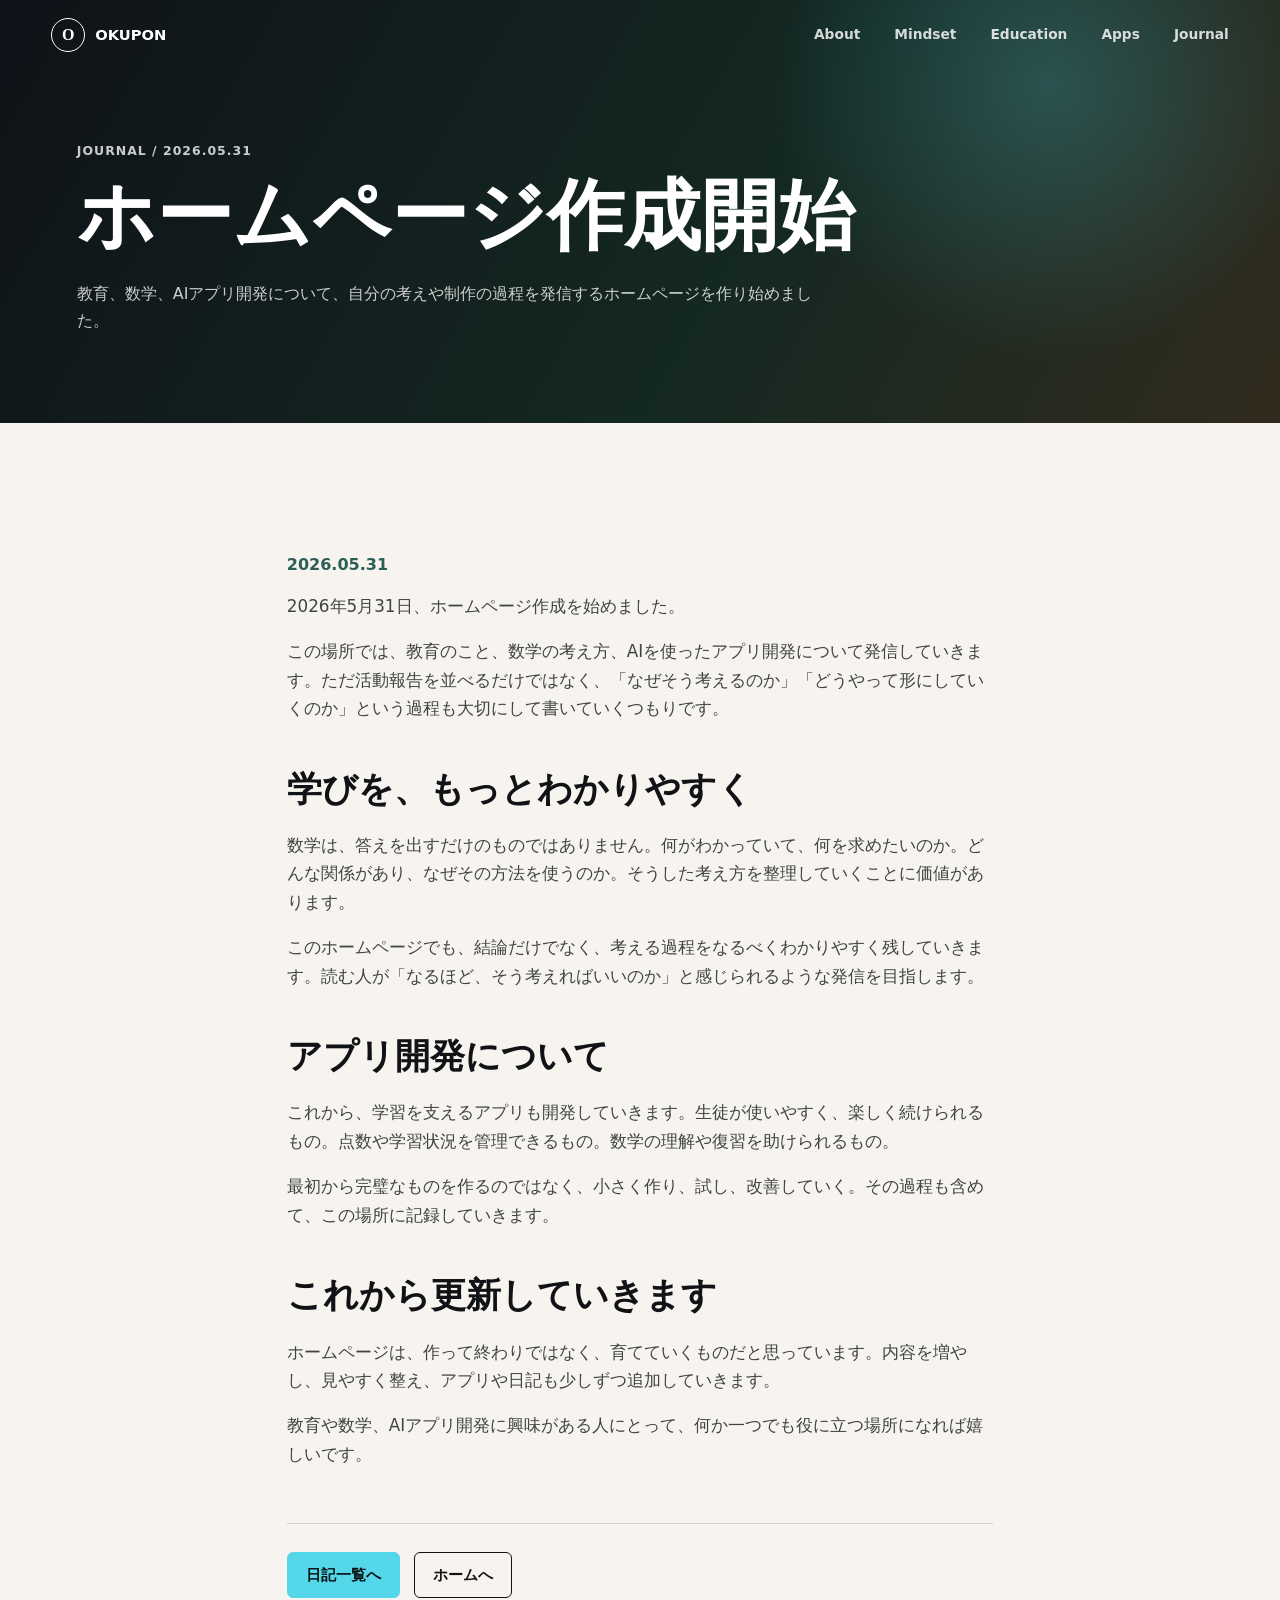
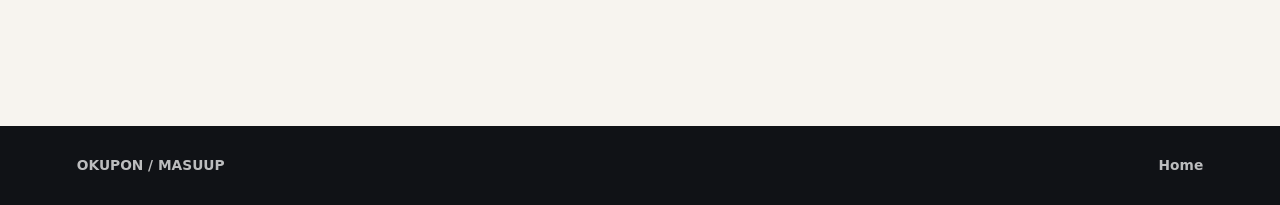
<file: 2026-05-31-start.html>
<!doctype html>
<html lang="ja">
  <head>
    <meta charset="utf-8">
    <meta name="viewport" content="width=device-width, initial-scale=1">
    <title>ホームページ作成開始 | おくぽん日記</title>
    <meta name="description" content="おくぽん日記の最初の記事です。">
    <link rel="stylesheet" href="../style.css">
  </head>
  <body>
    <header class="site-header is-scrolled" data-header>
      <a class="brand" href="../index.html" aria-label="おくぽんについて">
        <span class="brand-mark">O</span>
        <span class="brand-text">OKUPON</span>
      </a>
      <nav class="site-nav" aria-label="メインナビゲーション">
        <a href="../index.html#profile">About</a>
        <a href="../index.html#philosophy">Mindset</a>
        <a href="../index.html#education">Education</a>
        <a href="../index.html#apps">Apps</a>
        <a href="../diary.html">Journal</a>
      </nav>
    </header>

    <main>
      <section class="page-hero">
        <p class="eyebrow">Journal / 2026.05.31</p>
        <h1>ホームページ作成開始</h1>
        <p>
          教育、数学、AIアプリ開発について、自分の考えや制作の過程を発信するホームページを作り始めました。
        </p>
      </section>

      <article class="section article-layout">
        <time class="diary-date" datetime="2026-05-31">2026.05.31</time>
        <p>
          2026年5月31日、ホームページ作成を始めました。
        </p>
        <p>
          この場所では、教育のこと、数学の考え方、AIを使ったアプリ開発について発信していきます。ただ活動報告を並べるだけではなく、「なぜそう考えるのか」「どうやって形にしていくのか」という過程も大切にして書いていくつもりです。
        </p>
        <h2>学びを、もっとわかりやすく</h2>
        <p>
          数学は、答えを出すだけのものではありません。何がわかっていて、何を求めたいのか。どんな関係があり、なぜその方法を使うのか。そうした考え方を整理していくことに価値があります。
        </p>
        <p>
          このホームページでも、結論だけでなく、考える過程をなるべくわかりやすく残していきます。読む人が「なるほど、そう考えればいいのか」と感じられるような発信を目指します。
        </p>
        <h2>アプリ開発について</h2>
        <p>
          これから、学習を支えるアプリも開発していきます。生徒が使いやすく、楽しく続けられるもの。点数や学習状況を管理できるもの。数学の理解や復習を助けられるもの。
        </p>
        <p>
          最初から完璧なものを作るのではなく、小さく作り、試し、改善していく。その過程も含めて、この場所に記録していきます。
        </p>
        <h2>これから更新していきます</h2>
        <p>
          ホームページは、作って終わりではなく、育てていくものだと思っています。内容を増やし、見やすく整え、アプリや日記も少しずつ追加していきます。
        </p>
        <p>
          教育や数学、AIアプリ開発に興味がある人にとって、何か一つでも役に立つ場所になれば嬉しいです。
        </p>
        <div class="article-nav">
          <a class="button primary" href="../diary.html">日記一覧へ</a>
          <a class="button" href="../index.html">ホームへ</a>
        </div>
      </article>
    </main>

    <footer class="site-footer">
      <p>OKUPON / MASUUP</p>
      <a href="../index.html">Home</a>
    </footer>

    <script src="../app.js"></script>
  </body>
</html>
</file>
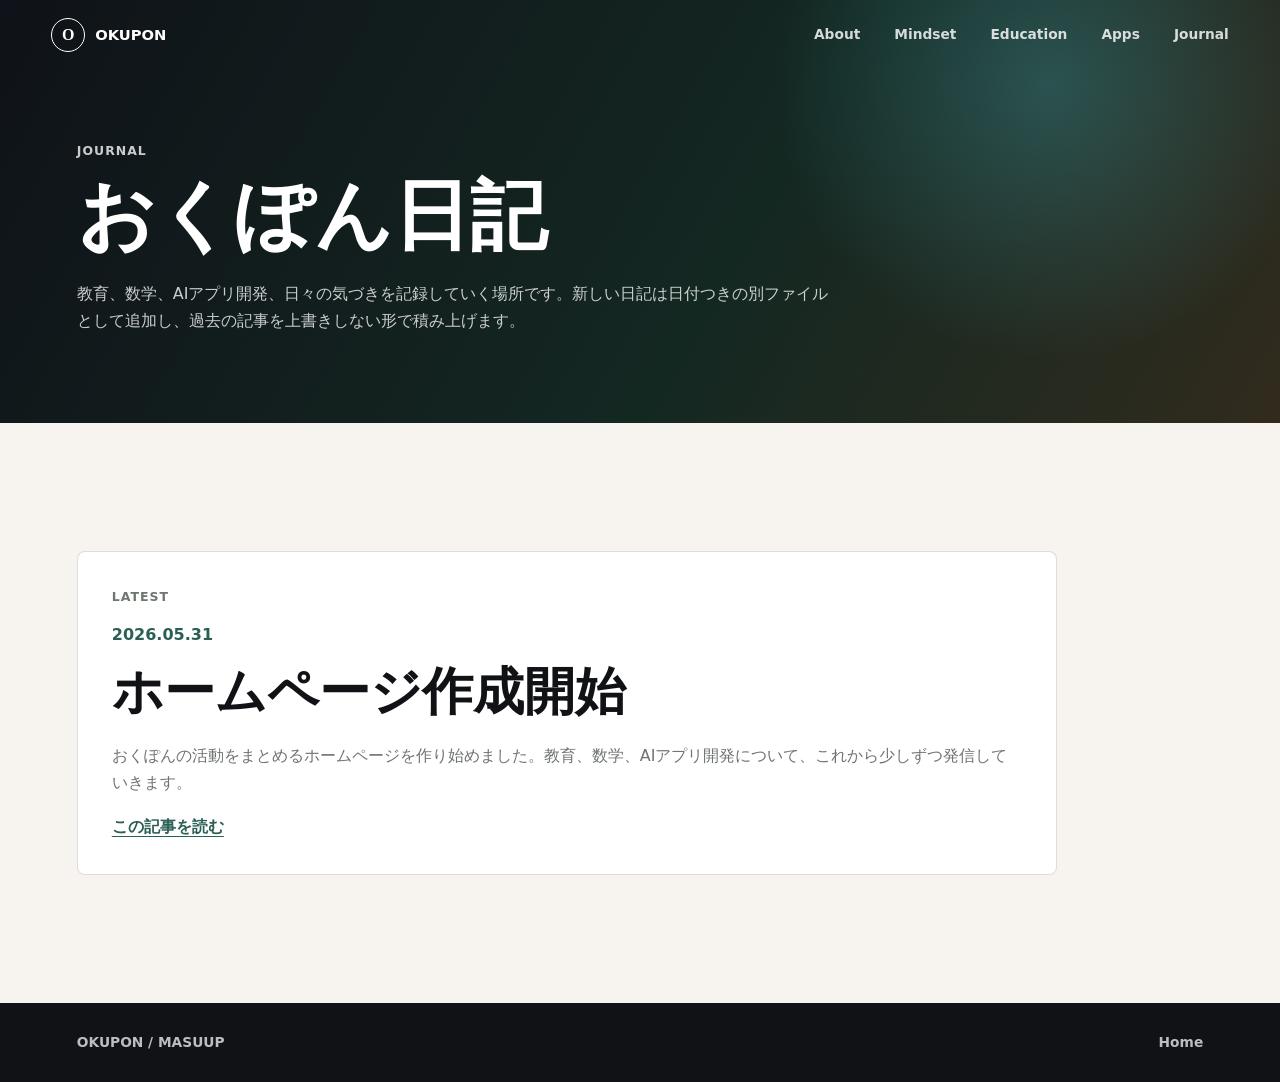
<file: diary.html>
<!doctype html>
<html lang="ja">
  <head>
    <meta charset="utf-8">
    <meta name="viewport" content="width=device-width, initial-scale=1">
    <title>おくぽん日記 | Journal</title>
    <meta name="description" content="おくぽんの日記、学び、開発記録の一覧ページです。">
    <link rel="stylesheet" href="style.css">
  </head>
  <body>
    <header class="site-header is-scrolled" data-header>
      <a class="brand" href="index.html" aria-label="おくぽんについて">
        <span class="brand-mark">O</span>
        <span class="brand-text">OKUPON</span>
      </a>
      <nav class="site-nav" aria-label="メインナビゲーション">
        <a href="index.html#profile">About</a>
        <a href="index.html#philosophy">Mindset</a>
        <a href="index.html#education">Education</a>
        <a href="index.html#apps">Apps</a>
        <a href="diary.html">Journal</a>
      </nav>
    </header>

    <main>
      <section class="page-hero">
        <p class="eyebrow">Journal</p>
        <h1>おくぽん日記</h1>
        <p>
          教育、数学、AIアプリ開発、日々の気づきを記録していく場所です。新しい日記は日付つきの別ファイルとして追加し、過去の記事を上書きしない形で積み上げます。
        </p>
      </section>

      <section class="section" aria-label="日記一覧">
        <div class="diary-list">
          <article>
            <p class="app-label">Latest</p>
            <time class="diary-date" datetime="2026-05-31">2026.05.31</time>
            <h2>ホームページ作成開始</h2>
            <p>
              おくぽんの活動をまとめるホームページを作り始めました。教育、数学、AIアプリ開発について、これから少しずつ発信していきます。
            </p>
            <a class="text-link" href="diary/2026-05-31-homepage-start.html">この記事を読む</a>
          </article>
        </div>
      </section>
    </main>

    <footer class="site-footer">
      <p>OKUPON / MASUUP</p>
      <a href="index.html">Home</a>
    </footer>

    <script src="app.js"></script>
  </body>
</html>
</file>
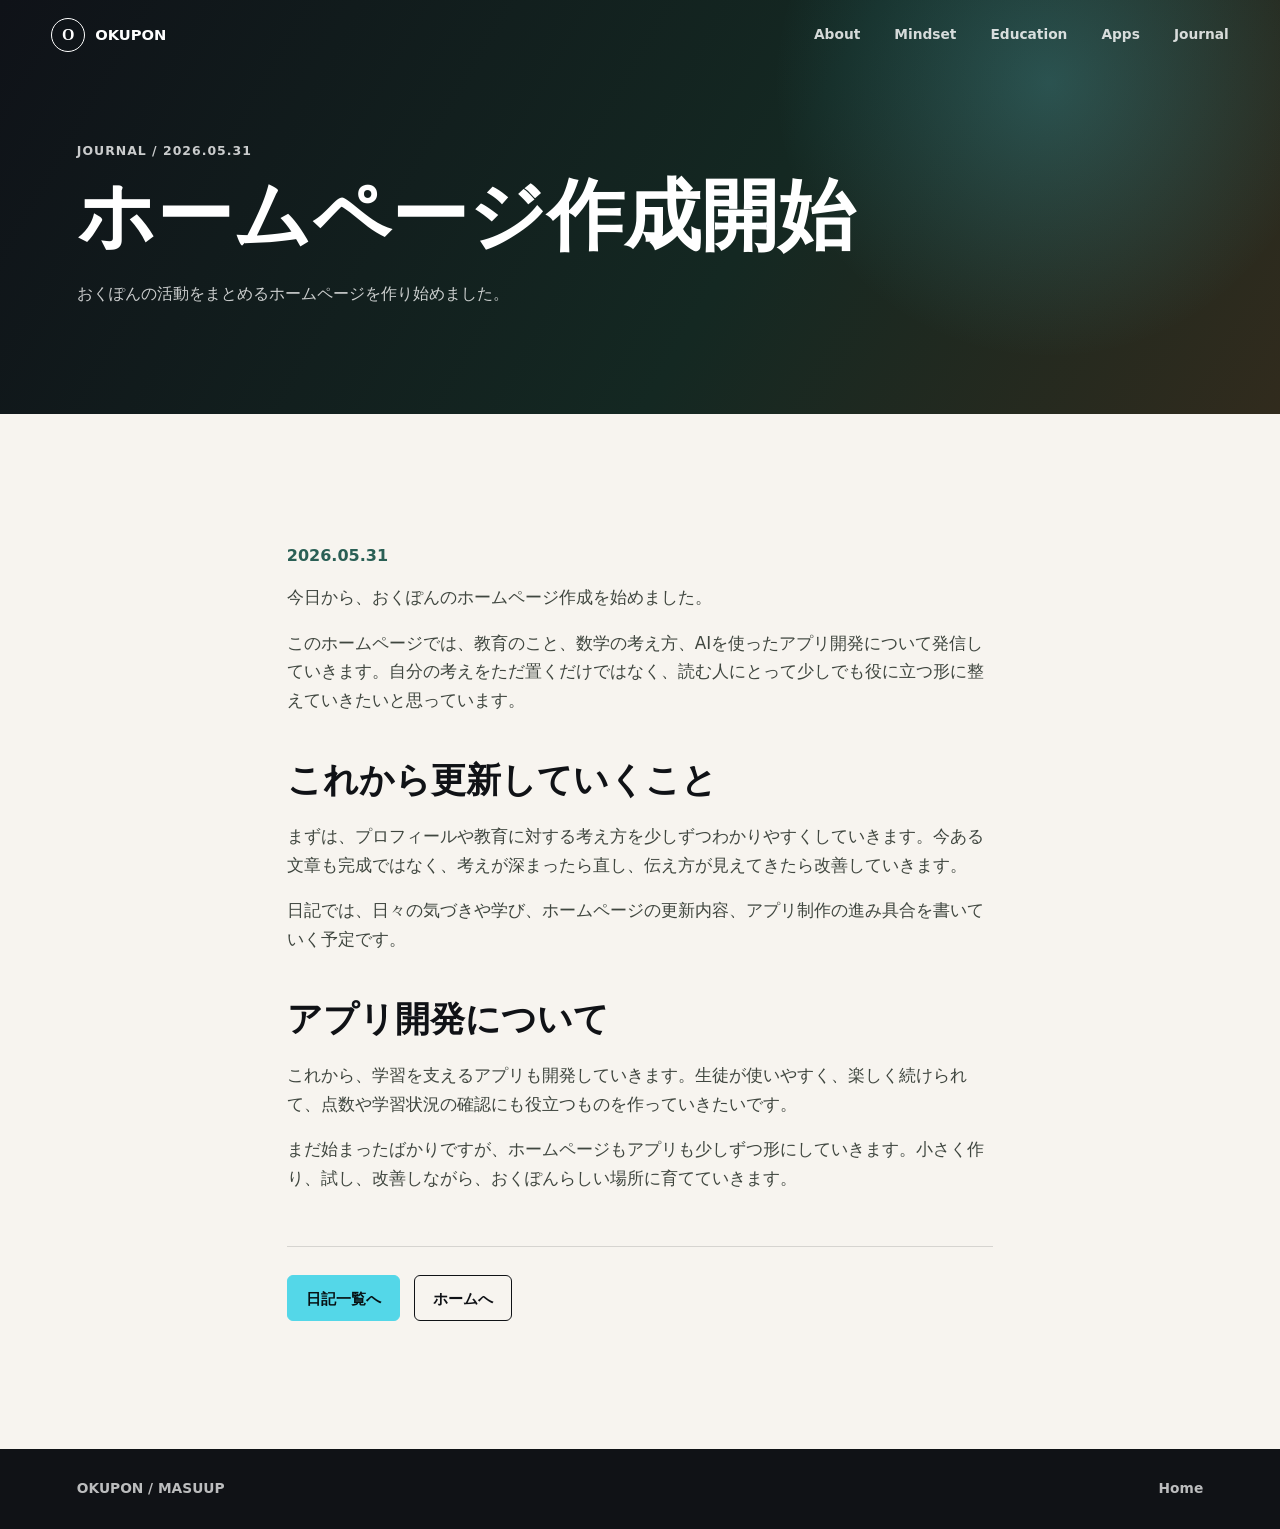
<file: diary/2026-05-31-homepage-start.html>
<!doctype html>
<html lang="ja">
  <head>
    <meta charset="utf-8">
    <meta name="viewport" content="width=device-width, initial-scale=1">
    <title>ホームページ作成開始 | おくぽん日記</title>
    <meta name="description" content="2026年5月31日、おくぽんのホームページ作成開始についての記事です。">
    <link rel="stylesheet" href="../style.css">
  </head>
  <body>
    <header class="site-header is-scrolled" data-header>
      <a class="brand" href="../index.html" aria-label="おくぽんについて">
        <span class="brand-mark">O</span>
        <span class="brand-text">OKUPON</span>
      </a>
      <nav class="site-nav" aria-label="メインナビゲーション">
        <a href="../index.html#profile">About</a>
        <a href="../index.html#philosophy">Mindset</a>
        <a href="../index.html#education">Education</a>
        <a href="../index.html#apps">Apps</a>
        <a href="../diary.html">Journal</a>
      </nav>
    </header>

    <main>
      <section class="page-hero">
        <p class="eyebrow">Journal / 2026.05.31</p>
        <h1>ホームページ作成開始</h1>
        <p>
          おくぽんの活動をまとめるホームページを作り始めました。
        </p>
      </section>

      <article class="section article-layout">
        <time class="diary-date" datetime="2026-05-31">2026.05.31</time>
        <p>
          今日から、おくぽんのホームページ作成を始めました。
        </p>
        <p>
          このホームページでは、教育のこと、数学の考え方、AIを使ったアプリ開発について発信していきます。自分の考えをただ置くだけではなく、読む人にとって少しでも役に立つ形に整えていきたいと思っています。
        </p>
        <h2>これから更新していくこと</h2>
        <p>
          まずは、プロフィールや教育に対する考え方を少しずつわかりやすくしていきます。今ある文章も完成ではなく、考えが深まったら直し、伝え方が見えてきたら改善していきます。
        </p>
        <p>
          日記では、日々の気づきや学び、ホームページの更新内容、アプリ制作の進み具合を書いていく予定です。
        </p>
        <h2>アプリ開発について</h2>
        <p>
          これから、学習を支えるアプリも開発していきます。生徒が使いやすく、楽しく続けられて、点数や学習状況の確認にも役立つものを作っていきたいです。
        </p>
        <p>
          まだ始まったばかりですが、ホームページもアプリも少しずつ形にしていきます。小さく作り、試し、改善しながら、おくぽんらしい場所に育てていきます。
        </p>
        <div class="article-nav">
          <a class="button primary" href="../diary.html">日記一覧へ</a>
          <a class="button" href="../index.html">ホームへ</a>
        </div>
      </article>
    </main>

    <footer class="site-footer">
      <p>OKUPON / MASUUP</p>
      <a href="../index.html">Home</a>
    </footer>

    <script src="../app.js"></script>
  </body>
</html>
</file>
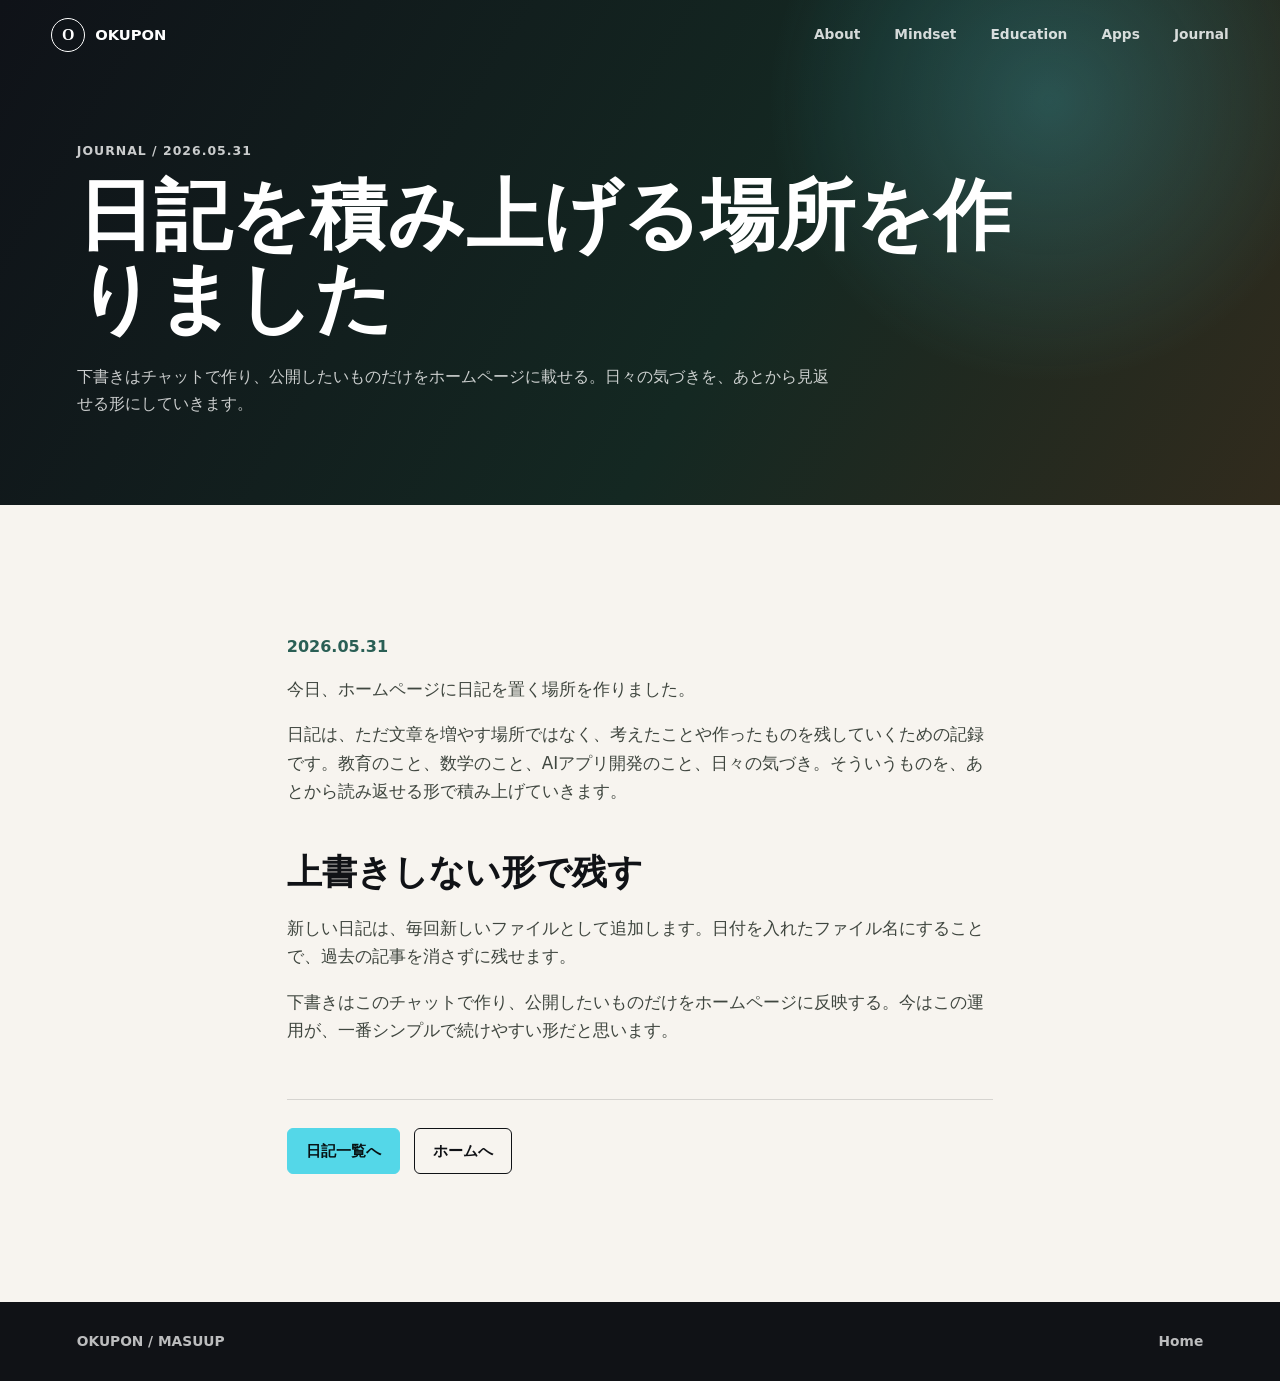
<file: diary/2026-05-31-start.html>
<!doctype html>
<html lang="ja">
  <head>
    <meta charset="utf-8">
    <meta name="viewport" content="width=device-width, initial-scale=1">
    <title>日記を積み上げる場所を作りました | おくぽん日記</title>
    <meta name="description" content="おくぽん日記の最初の記事です。">
    <link rel="stylesheet" href="../style.css">
  </head>
  <body>
    <header class="site-header is-scrolled" data-header>
      <a class="brand" href="../index.html" aria-label="おくぽんについて">
        <span class="brand-mark">O</span>
        <span class="brand-text">OKUPON</span>
      </a>
      <nav class="site-nav" aria-label="メインナビゲーション">
        <a href="../index.html#profile">About</a>
        <a href="../index.html#philosophy">Mindset</a>
        <a href="../index.html#education">Education</a>
        <a href="../index.html#apps">Apps</a>
        <a href="../diary.html">Journal</a>
      </nav>
    </header>

    <main>
      <section class="page-hero">
        <p class="eyebrow">Journal / 2026.05.31</p>
        <h1>日記を積み上げる場所を作りました</h1>
        <p>
          下書きはチャットで作り、公開したいものだけをホームページに載せる。日々の気づきを、あとから見返せる形にしていきます。
        </p>
      </section>

      <article class="section article-layout">
        <time class="diary-date" datetime="2026-05-31">2026.05.31</time>
        <p>
          今日、ホームページに日記を置く場所を作りました。
        </p>
        <p>
          日記は、ただ文章を増やす場所ではなく、考えたことや作ったものを残していくための記録です。教育のこと、数学のこと、AIアプリ開発のこと、日々の気づき。そういうものを、あとから読み返せる形で積み上げていきます。
        </p>
        <h2>上書きしない形で残す</h2>
        <p>
          新しい日記は、毎回新しいファイルとして追加します。日付を入れたファイル名にすることで、過去の記事を消さずに残せます。
        </p>
        <p>
          下書きはこのチャットで作り、公開したいものだけをホームページに反映する。今はこの運用が、一番シンプルで続けやすい形だと思います。
        </p>
        <div class="article-nav">
          <a class="button primary" href="../diary.html">日記一覧へ</a>
          <a class="button" href="../index.html">ホームへ</a>
        </div>
      </article>
    </main>

    <footer class="site-footer">
      <p>OKUPON / MASUUP</p>
      <a href="../index.html">Home</a>
    </footer>

    <script src="../app.js"></script>
  </body>
</html>
</file>
<file: style.css>
:root {
  --ink: #101216;
  --paper: #f7f4ef;
  --muted: #6f756f;
  --line: rgba(16, 18, 22, 0.14);
  --cyan: #54d7e8;
  --gold: #d5a84f;
  --green: #2a5f55;
  --white: #ffffff;
}

* {
  box-sizing: border-box;
}

html {
  scroll-behavior: smooth;
}

body {
  margin: 0;
  color: var(--ink);
  background: var(--paper);
  font-family: "Yu Gothic", "Hiragino Kaku Gothic ProN", Meiryo, system-ui, sans-serif;
  line-height: 1.7;
}

a {
  color: inherit;
  text-decoration: none;
}

.site-header {
  position: fixed;
  z-index: 20;
  top: 0;
  left: 0;
  right: 0;
  display: flex;
  align-items: center;
  justify-content: space-between;
  gap: 24px;
  padding: 18px clamp(20px, 4vw, 56px);
  color: var(--white);
  transition: background 180ms ease, border-color 180ms ease, padding 180ms ease;
}

.site-header.is-scrolled {
  padding-block: 12px;
  color: var(--ink);
  background: rgba(247, 244, 239, 0.9);
  border-bottom: 1px solid var(--line);
  backdrop-filter: blur(14px);
}

.brand {
  display: inline-flex;
  align-items: center;
  gap: 10px;
  font-weight: 800;
  letter-spacing: 0;
}

.brand-mark {
  display: grid;
  place-items: center;
  width: 34px;
  height: 34px;
  border: 1px solid currentColor;
  border-radius: 50%;
  font-family: Georgia, serif;
}

.brand-text {
  font-size: 0.92rem;
}

.site-nav {
  display: flex;
  gap: clamp(14px, 3vw, 34px);
  font-size: 0.86rem;
  font-weight: 700;
}

.site-nav a {
  opacity: 0.82;
}

.site-nav a:hover {
  opacity: 1;
}

.hero {
  position: relative;
  min-height: 92vh;
  display: grid;
  align-items: center;
  overflow: hidden;
  background:
    radial-gradient(circle at 78% 28%, rgba(84, 215, 232, 0.34), transparent 27%),
    linear-gradient(120deg, #0f1218, #17231f 58%, #2c281c),
    linear-gradient(110deg, #0e1117, #142822 58%, #312b1d);
}

.hero::before {
  content: "";
  position: absolute;
  inset: 0;
  opacity: 0.18;
  background-image:
    linear-gradient(rgba(255, 255, 255, 0.12) 1px, transparent 1px),
    linear-gradient(90deg, rgba(255, 255, 255, 0.12) 1px, transparent 1px);
  background-size: 44px 44px;
  mask-image: linear-gradient(90deg, transparent, #000 40%, #000);
}

.hero::after {
  content: "";
  position: absolute;
  inset: auto 0 0;
  height: 22vh;
  background: linear-gradient(transparent, var(--paper));
}

.hero-visual {
  position: absolute;
  inset: 0;
  overflow: hidden;
}

.hero-visual::before {
  content: "";
  position: absolute;
  right: clamp(12px, 9vw, 120px);
  top: 15%;
  width: min(520px, 52vw);
  aspect-ratio: 1;
  border: 1px solid rgba(84, 215, 232, 0.36);
  transform: rotate(12deg);
  background:
    radial-gradient(circle at 24% 30%, rgba(84, 215, 232, 0.36), transparent 7%),
    radial-gradient(circle at 78% 72%, rgba(213, 168, 79, 0.32), transparent 8%),
    linear-gradient(135deg, rgba(255, 255, 255, 0.08), rgba(255, 255, 255, 0.01));
  box-shadow: 0 0 80px rgba(84, 215, 232, 0.16);
}

.hero-visual::after {
  content: "";
  position: absolute;
  right: 6%;
  bottom: 12%;
  width: min(680px, 64vw);
  height: min(260px, 28vw);
  border-radius: 50%;
  background: radial-gradient(closest-side, rgba(84, 215, 232, 0.22), transparent);
  filter: blur(12px);
}

.formula {
  position: absolute;
  color: rgba(255, 255, 255, 0.44);
  font-family: Georgia, serif;
  font-weight: 700;
}

.formula-a {
  right: 30%;
  top: 23%;
  font-size: clamp(2.4rem, 5vw, 5.8rem);
}

.formula-b {
  right: 7%;
  top: 49%;
  color: rgba(84, 215, 232, 0.62);
  font-size: clamp(1.5rem, 3vw, 3.5rem);
}

.formula-c {
  right: 24%;
  bottom: 18%;
  color: rgba(213, 168, 79, 0.6);
  font-size: clamp(1.3rem, 2.6vw, 2.8rem);
  text-transform: uppercase;
}

.visual-panel {
  position: absolute;
  display: grid;
  gap: 12px;
  padding: 18px;
  border: 1px solid rgba(255, 255, 255, 0.16);
  border-radius: 8px;
  background: rgba(255, 255, 255, 0.08);
  backdrop-filter: blur(14px);
  box-shadow: 0 24px 80px rgba(0, 0, 0, 0.28);
}

.visual-panel span {
  display: block;
  height: 10px;
  border-radius: 999px;
  background: linear-gradient(90deg, var(--cyan), rgba(255, 255, 255, 0.22));
}

.panel-main {
  right: 11%;
  bottom: 20%;
  width: min(360px, 36vw);
}

.panel-main span:nth-child(2) {
  width: 78%;
}

.panel-main span:nth-child(3) {
  width: 48%;
  background: linear-gradient(90deg, var(--gold), rgba(255, 255, 255, 0.18));
}

.panel-sub {
  right: 33%;
  top: 31%;
  width: min(260px, 26vw);
  transform: rotate(-7deg);
}

.hero-shade {
  position: absolute;
  inset: 0;
  background:
    linear-gradient(90deg, rgba(8, 10, 14, 0.88), rgba(8, 10, 14, 0.62) 43%, rgba(8, 10, 14, 0.08)),
    linear-gradient(0deg, rgba(8, 10, 14, 0.34), transparent 45%);
}

.hero-content {
  position: relative;
  z-index: 2;
  width: min(760px, calc(100% - 40px));
  margin-left: clamp(20px, 7vw, 92px);
  padding-top: 70px;
  color: var(--white);
}

.eyebrow,
.section-kicker,
.app-label {
  margin: 0 0 14px;
  color: var(--gold);
  font-size: 0.78rem;
  font-weight: 800;
  letter-spacing: 0.08em;
  text-transform: uppercase;
}

h1,
h2,
h3,
p {
  margin-top: 0;
}

h1 {
  margin-bottom: 22px;
  font-size: clamp(2.55rem, 6vw, 5.7rem);
  line-height: 1.08;
  letter-spacing: 0;
}

.hero-lead {
  max-width: 680px;
  margin-bottom: 34px;
  color: rgba(255, 255, 255, 0.82);
  font-size: clamp(1rem, 2vw, 1.2rem);
}

.hero-actions {
  display: flex;
  flex-wrap: wrap;
  gap: 12px;
}

.button {
  display: inline-flex;
  align-items: center;
  justify-content: center;
  min-height: 46px;
  padding: 0 18px;
  border: 1px solid currentColor;
  border-radius: 6px;
  font-weight: 800;
  font-size: 0.92rem;
}

.button.primary {
  color: #071113;
  background: var(--cyan);
  border-color: var(--cyan);
}

.button.ghost {
  color: var(--white);
  background: rgba(255, 255, 255, 0.08);
  backdrop-filter: blur(10px);
}

.dark-button {
  align-self: center;
  white-space: nowrap;
}

.status-button {
  cursor: default;
}

.section {
  padding: clamp(76px, 10vw, 128px) clamp(20px, 6vw, 80px);
}

.intro-grid,
.split-grid {
  display: grid;
  grid-template-columns: minmax(0, 1.1fr) minmax(280px, 0.9fr);
  gap: clamp(28px, 6vw, 80px);
  align-items: start;
}

h2 {
  margin-bottom: 22px;
  font-size: clamp(2rem, 4vw, 3.6rem);
  line-height: 1.14;
  letter-spacing: 0;
}

h3 {
  margin-bottom: 10px;
  font-size: 1.25rem;
  line-height: 1.35;
}

.large-text {
  max-width: 850px;
  font-size: clamp(1.12rem, 2vw, 1.45rem);
}

.profile-panel {
  padding: 28px;
  border-left: 3px solid var(--gold);
  background: rgba(255, 255, 255, 0.62);
}

.profile-panel p,
.split-grid p,
.apps-heading p,
.app-card p {
  color: var(--muted);
}

.dark-section {
  color: var(--white);
  background:
    linear-gradient(135deg, rgba(84, 215, 232, 0.08), transparent 46%),
    #101216;
}

.principle-grid {
  display: grid;
  grid-template-columns: repeat(4, minmax(0, 1fr));
  gap: 1px;
  margin-top: 38px;
  background: rgba(255, 255, 255, 0.14);
}

.principle-grid article {
  min-height: 260px;
  padding: 28px;
  background: #15191f;
}

.principle-grid span {
  display: block;
  margin-bottom: 44px;
  color: var(--cyan);
  font-family: Georgia, serif;
  font-size: 2.2rem;
}

.principle-grid p {
  color: rgba(255, 255, 255, 0.72);
}

.split-section {
  background:
    linear-gradient(90deg, transparent 0 49%, rgba(42, 95, 85, 0.08) 49% 100%),
    var(--paper);
}

.method-list {
  display: grid;
  gap: 12px;
}

.method-list div {
  display: flex;
  align-items: center;
  justify-content: space-between;
  gap: 18px;
  padding: 18px 0;
  border-bottom: 1px solid var(--line);
}

.method-list strong {
  font-size: 1.08rem;
}

.method-list span {
  color: var(--muted);
  text-align: right;
}

.apps-section {
  position: relative;
  overflow: hidden;
  isolation: isolate;
  color: var(--white);
  background:
    linear-gradient(135deg, rgba(9, 16, 22, 0.76), rgba(16, 35, 31, 0.70)),
    url("apps-math-bg.png") center / cover no-repeat,
    linear-gradient(rgba(255, 255, 255, 0.055) 1px, transparent 1px),
    linear-gradient(90deg, rgba(255, 255, 255, 0.055) 1px, transparent 1px),
    radial-gradient(circle at 12% 16%, rgba(84, 215, 232, 0.28), transparent 24rem),
    radial-gradient(circle at 86% 18%, rgba(213, 168, 79, 0.20), transparent 22rem),
    linear-gradient(135deg, #091016 0%, #10231f 48%, #1d2430 100%);
  background-size: 36px 36px, 36px 36px, auto, auto, auto;
}

.apps-section::before {
  content: "";
  position: absolute;
  inset: 0;
  z-index: -1;
  background:
    linear-gradient(115deg, transparent 0 16%, rgba(84, 215, 232, 0.14) 16% 17%, transparent 17% 100%),
    linear-gradient(132deg, transparent 0 42%, rgba(255, 255, 255, 0.08) 42% 43%, transparent 43% 100%),
    linear-gradient(28deg, transparent 0 64%, rgba(213, 168, 79, 0.16) 64% 65%, transparent 65% 100%);
  pointer-events: none;
}

.apps-section::after {
  content: "";
  position: absolute;
  right: clamp(20px, 8vw, 110px);
  top: 74px;
  z-index: -1;
  width: clamp(180px, 30vw, 380px);
  aspect-ratio: 1;
  border: 1px solid rgba(84, 215, 232, 0.34);
  border-radius: 50%;
  box-shadow:
    inset 0 0 0 1px rgba(255,255,255,0.07),
    0 0 90px rgba(84, 215, 232, 0.16);
  opacity: 0.7;
}

.apps-section .section-kicker,
.apps-heading p {
  color: rgba(255, 255, 255, 0.72);
}

.apps-heading h2 {
  color: var(--white);
}

.diary-section {
  background:
    linear-gradient(135deg, rgba(213, 168, 79, 0.14), transparent 38%),
    #f7f4ef;
}

.apps-heading {
  display: grid;
  grid-template-columns: minmax(0, 0.9fr) minmax(280px, 0.7fr);
  gap: clamp(24px, 5vw, 64px);
  align-items: end;
  margin-bottom: 38px;
}

.diary-heading {
  display: grid;
  grid-template-columns: minmax(0, 1fr) auto;
  gap: clamp(24px, 5vw, 64px);
  align-items: end;
  margin-bottom: 34px;
}

.diary-heading p {
  max-width: 760px;
  color: var(--muted);
}

.app-card {
  display: grid;
  grid-template-columns: minmax(0, 1fr) auto;
  gap: 24px;
  align-items: center;
  padding: clamp(24px, 4vw, 44px);
  border: 1px solid rgba(255, 255, 255, 0.16);
  border-radius: 8px;
  background:
    linear-gradient(120deg, rgba(84, 215, 232, 0.16), transparent 36%),
    linear-gradient(135deg, rgba(255, 255, 255, 0.18), rgba(255, 255, 255, 0.075));
  box-shadow: 0 22px 70px rgba(0, 0, 0, 0.22);
  backdrop-filter: blur(16px) saturate(1.18);
}

.app-card h3 {
  color: var(--white);
}

.app-card p {
  color: rgba(255, 255, 255, 0.72);
}

.app-label {
  color: rgba(213, 168, 79, 0.88);
}

.app-card + .app-card {
  margin-top: 18px;
}

.journal-card {
  max-width: 820px;
  padding: clamp(24px, 4vw, 42px);
  border: 1px solid var(--line);
  border-radius: 8px;
  background: rgba(255, 255, 255, 0.72);
}

.journal-card time,
.diary-date {
  display: inline-block;
  margin-bottom: 14px;
  color: var(--green);
  font-weight: 800;
}

.journal-card p {
  color: var(--muted);
}

.journal-card a,
.text-link {
  color: var(--green);
  font-weight: 900;
  text-decoration: underline;
  text-underline-offset: 4px;
}

.page-hero {
  min-height: 46vh;
  padding: 140px clamp(20px, 6vw, 80px) 72px;
  color: var(--white);
  background:
    radial-gradient(circle at 82% 20%, rgba(84, 215, 232, 0.24), transparent 25%),
    linear-gradient(120deg, #0f1218, #142822 58%, #312b1d);
}

.page-hero h1 {
  max-width: 980px;
}

.page-hero p {
  max-width: 760px;
  color: rgba(255, 255, 255, 0.78);
}

.diary-list {
  display: grid;
  gap: 18px;
  max-width: 980px;
}

.diary-list article {
  padding: clamp(22px, 4vw, 34px);
  border: 1px solid var(--line);
  border-radius: 8px;
  background: #fff;
}

.diary-list p {
  color: var(--muted);
}

.article-layout {
  max-width: 860px;
  margin: 0 auto;
}

.article-layout h2 {
  margin-top: 46px;
  font-size: clamp(1.6rem, 3vw, 2.2rem);
}

.article-layout p {
  color: #3f463f;
  font-size: 1.05rem;
}

.article-nav {
  display: flex;
  flex-wrap: wrap;
  gap: 14px;
  margin-top: 54px;
  padding-top: 28px;
  border-top: 1px solid var(--line);
}

.quote-section {
  background: var(--green);
  color: var(--white);
}

blockquote {
  width: min(1050px, 100%);
  margin: 0 auto;
  font-size: clamp(1.9rem, 4.5vw, 4.5rem);
  line-height: 1.25;
  font-weight: 900;
  letter-spacing: 0;
}

blockquote span {
  display: block;
  color: var(--gold);
  font-family: Georgia, serif;
  font-size: 5rem;
  line-height: 0.75;
}

.site-footer {
  display: flex;
  justify-content: space-between;
  gap: 18px;
  padding: 28px clamp(20px, 6vw, 80px);
  color: rgba(255, 255, 255, 0.72);
  background: #101216;
  font-size: 0.86rem;
  font-weight: 700;
}

.site-footer p {
  margin: 0;
}

@media (max-width: 880px) {
  .site-nav {
    display: none;
  }

  .hero {
    min-height: 820px;
  }

  .hero-shade {
    background: linear-gradient(0deg, rgba(8, 10, 14, 0.88), rgba(8, 10, 14, 0.4));
  }

  .hero-content {
    align-self: end;
    margin: 0 auto;
    padding-bottom: 110px;
  }

  .intro-grid,
  .split-grid,
  .apps-heading,
  .diary-heading,
  .app-card {
    grid-template-columns: 1fr;
  }

  .principle-grid {
    grid-template-columns: 1fr 1fr;
  }

  .dark-button {
    justify-self: start;
  }
}

@media (max-width: 560px) {
  .site-header {
    padding-inline: 16px;
  }

  .hero {
    min-height: 760px;
  }

  .principle-grid {
    grid-template-columns: 1fr;
  }

  .principle-grid article {
    min-height: 220px;
  }

  .method-list div {
    display: grid;
    gap: 4px;
  }

  .method-list span {
    text-align: left;
  }

  .site-footer {
    display: grid;
  }
}
</file>
